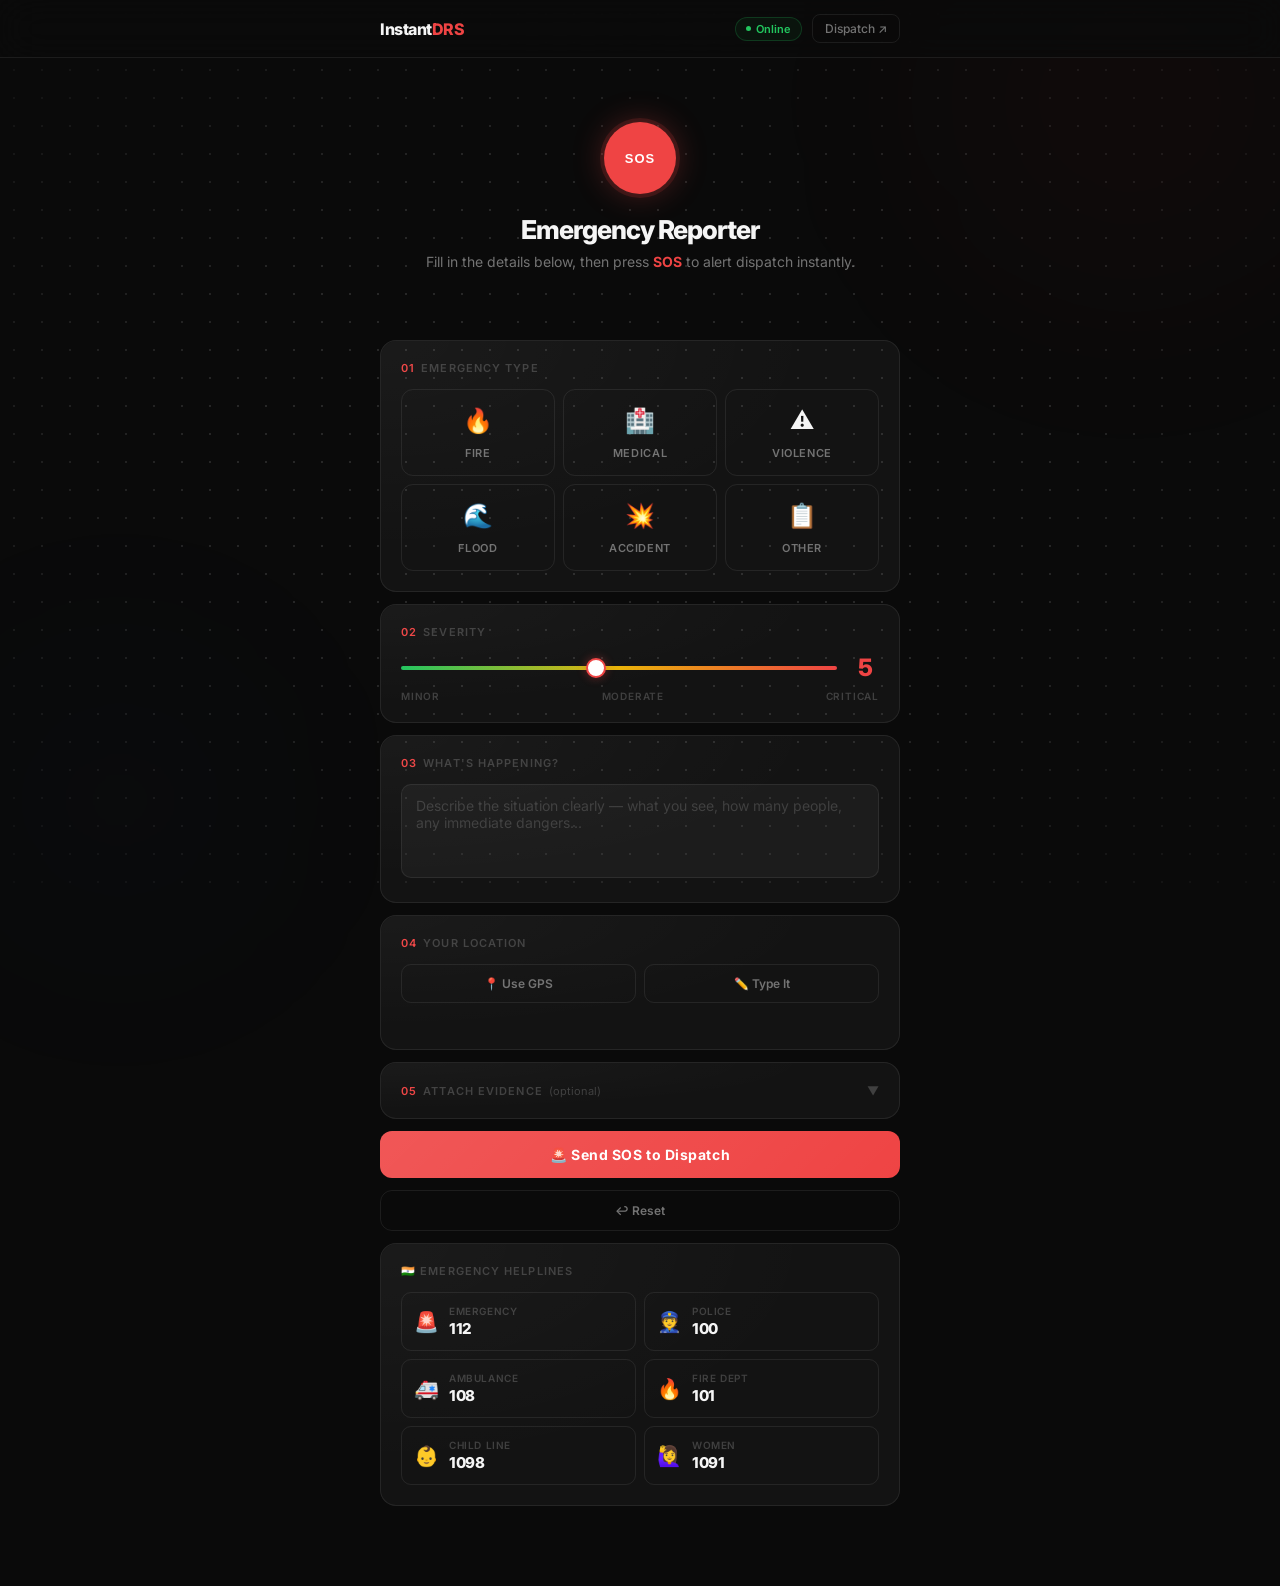
<file: templates/index.html>
<!DOCTYPE html>
<html lang="en">
<head>
    <meta charset="UTF-8">
    <meta name="viewport" content="width=device-width, initial-scale=1.0">
    <title>InstantDRS | Emergency Reporter</title>
    <link href="https://fonts.googleapis.com/css2?family=Inter:ital,opsz,wght@0,14..32,300;0,14..32,400;0,14..32,500;0,14..32,600;0,14..32,700;0,14..32,800;0,14..32,900;1,14..32,400&display=swap" rel="stylesheet">
    <link rel="manifest" href="/static/manifest.json">
    <meta name="theme-color" content="#0a0a0a">
    <style>
        *, *::before, *::after { box-sizing: border-box; margin: 0; padding: 0; }

        :root {
            --bg: #0a0a0a;
            --surface: rgba(255,255,255,0.04);
            --border: rgba(255,255,255,0.08);
            --border-hover: rgba(255,255,255,0.16);
            --text: #f5f5f5;
            --text-muted: #737373;
            --text-dim: #404040;
            --red: #ef4444;
            --red-glow: rgba(239,68,68,0.15);
            --blue: #3b82f6;
        }

        body {
            font-family: 'Inter', -apple-system, sans-serif;
            background: var(--bg);
            color: var(--text);
            min-height: 100vh;
            -webkit-font-smoothing: antialiased;
        }

        /* ─── DOTTED GRID BACKGROUND ─── */
        .dotted-bg {
            position: fixed;
            inset: 0;
            z-index: 0;
            background-image: radial-gradient(circle, rgba(255,255,255,0.12) 1px, transparent 1px);
            background-size: 28px 28px;
            mask-image: radial-gradient(ellipse 80% 80% at 50% 50%, black 40%, transparent 100%);
            -webkit-mask-image: radial-gradient(ellipse 80% 80% at 50% 50%, black 40%, transparent 100%);
            pointer-events: none;
        }

        /* ─── GLOW BLOBS ─── */
        .glow-blob {
            position: fixed; border-radius: 50%;
            filter: blur(120px); pointer-events: none; z-index: 0;
        }

        /* ─── HEADER ─── */
        header {
            position: sticky; top: 0; z-index: 100;
            border-bottom: 1px solid var(--border);
            background: rgba(10,10,10,0.8);
            backdrop-filter: blur(20px);
            -webkit-backdrop-filter: blur(20px);
        }
        .header-inner {
            max-width: 560px; margin: 0 auto;
            padding: 14px 20px;
            display: flex; justify-content: space-between; align-items: center;
        }
        .logo { font-size: 16px; font-weight: 800; letter-spacing: -0.03em; color: var(--text); }
        .logo span { color: var(--red); }
        .header-right { display: flex; align-items: center; gap: 10px; }
        .status-pill {
            display: flex; align-items: center; gap: 5px;
            font-size: 11px; font-weight: 600; color: #22c55e;
            padding: 4px 10px; border-radius: 99px;
            border: 1px solid rgba(34,197,94,0.2);
            background: rgba(34,197,94,0.06);
        }
        .status-pill .dot { width: 5px; height: 5px; border-radius: 50%; background: #22c55e; animation: blink 2s ease-in-out infinite; }
        @keyframes blink { 0%,100%{opacity:1} 50%{opacity:0.3} }
        .nav-link {
            font-size: 12px; font-weight: 500; color: var(--text-muted);
            text-decoration: none; padding: 6px 12px; border-radius: 8px;
            border: 1px solid var(--border); transition: all 0.15s;
        }
        .nav-link:hover { color: var(--text); border-color: var(--border-hover); background: var(--surface); }

        /* ─── MAIN LAYOUT ─── */
        main {
            position: relative; z-index: 1;
            max-width: 560px; margin: 0 auto;
            padding: 28px 20px 80px;
            display: flex; flex-direction: column; gap: 12px;
        }

        /* ─── HERO SOS AREA ─── */
        .sos-hero {
            text-align: center;
            padding: 36px 20px 28px;
        }
        .sos-btn-wrap {
            display: inline-flex; align-items: center; justify-content: center;
            position: relative; margin-bottom: 20px;
        }
        .sos-ring {
            position: absolute; border-radius: 50%;
            border: 1.5px solid rgba(239,68,68,0.4);
            animation: ring 2.5s ease-out infinite;
        }
        .sos-ring:nth-child(2) { animation-delay: 1.25s; }
        @keyframes ring {
            0% { width: 72px; height: 72px; opacity: 0.6; }
            100% { width: 140px; height: 140px; opacity: 0; }
        }
        #activate-sos {
            position: relative; z-index: 2;
            width: 72px; height: 72px; border-radius: 50%;
            background: var(--red);
            color: white; font-size: 13px; font-weight: 800; letter-spacing: 0.08em;
            border: none; cursor: pointer;
            box-shadow: 0 0 0 4px rgba(239,68,68,0.15), 0 0 32px rgba(239,68,68,0.3);
            transition: all 0.2s;
        }
        #activate-sos:hover { box-shadow: 0 0 0 6px rgba(239,68,68,0.2), 0 0 48px rgba(239,68,68,0.4); transform: scale(1.04); }
        #activate-sos:active { transform: scale(0.97); }
        #activate-sos:disabled { background: #262626; box-shadow: none; cursor: not-allowed; color: var(--text-muted); }
        .sos-hero h1 {
            font-size: 26px; font-weight: 800; letter-spacing: -0.04em;
            color: var(--text); margin-bottom: 6px;
        }
        .sos-hero p { font-size: 14px; color: var(--text-muted); font-weight: 400; line-height: 1.5; }
        #status-message {
            margin-top: 10px; font-size: 12px; font-weight: 600;
            color: var(--text-muted); letter-spacing: 0.03em; min-height: 18px;
        }

        /* ─── SECTION CARDS ─── */
        .card {
            background: var(--surface);
            border: 1px solid var(--border);
            border-radius: 16px;
            padding: 20px;
            transition: border-color 0.2s;
            position: relative;
            overflow: hidden;
        }
        .card::before {
            content: '';
            position: absolute; inset: 0; border-radius: inherit;
            background: radial-gradient(ellipse at top left, rgba(255,255,255,0.03), transparent 60%);
            pointer-events: none;
        }
        .card-label {
            font-size: 11px; font-weight: 600; letter-spacing: 0.1em;
            text-transform: uppercase; color: var(--text-dim);
            margin-bottom: 14px; display: flex; align-items: center; gap: 6px;
        }
        .card-label .accent { color: var(--red); }

        /* ─── TYPE CARDS ─── */
        .type-grid { display: grid; grid-template-columns: repeat(3, 1fr); gap: 8px; }
        .type-card {
            border: 1px solid var(--border);
            border-radius: 12px; padding: 16px 10px 14px;
            text-align: center; cursor: pointer;
            background: transparent;
            transition: all 0.15s; user-select: none;
        }
        .type-card:hover { border-color: var(--border-hover); background: rgba(255,255,255,0.03); }
        .type-card.selected {
            border-color: var(--red);
            background: rgba(239,68,68,0.08);
            box-shadow: 0 0 0 1px rgba(239,68,68,0.2);
        }
        .type-card .icon { font-size: 24px; margin-bottom: 6px; display: block; }
        .type-card .label {
            font-size: 11px; font-weight: 600; letter-spacing: 0.06em;
            text-transform: uppercase; color: var(--text-muted);
        }
        .type-card.selected .label { color: #fca5a5; }

        /* ─── SEVERITY SLIDER ─── */
        .slider-wrap { display: flex; align-items: center; gap: 14px; }
        #severity-slider {
            -webkit-appearance: none; appearance: none;
            flex: 1; height: 4px; border-radius: 99px;
            background: linear-gradient(to right, #22c55e 0%, #eab308 50%, #ef4444 100%);
            outline: none; cursor: pointer;
        }
        #severity-slider::-webkit-slider-thumb {
            -webkit-appearance: none; width: 20px; height: 20px; border-radius: 50%;
            background: white; border: 2px solid var(--red);
            box-shadow: 0 0 10px rgba(239,68,68,0.4); cursor: pointer;
        }
        #severity-value { font-size: 24px; font-weight: 800; color: var(--red); width: 28px; text-align: center; }
        .slider-labels { display: flex; justify-content: space-between; font-size: 10px; font-weight: 600; letter-spacing: 0.08em; text-transform: uppercase; color: var(--text-dim); margin-top: 8px; }

        /* ─── FORM INPUTS ─── */
        .form-input {
            width: 100%;
            background: rgba(255,255,255,0.04);
            border: 1px solid var(--border);
            border-radius: 10px; padding: 12px 14px;
            color: var(--text); font-size: 14px; font-family: inherit;
            outline: none; transition: border-color 0.15s, background 0.15s;
            resize: none;
        }
        .form-input:focus { border-color: rgba(239,68,68,0.5); background: rgba(239,68,68,0.04); }
        .form-input::placeholder { color: var(--text-dim); }

        /* ─── LOCATION BUTTONS ─── */
        .loc-row { display: grid; grid-template-columns: 1fr 1fr; gap: 8px; margin-bottom: 10px; }
        .loc-btn {
            padding: 11px; border-radius: 10px; font-size: 12px; font-weight: 600;
            border: 1px solid var(--border); background: transparent;
            color: var(--text-muted); cursor: pointer; transition: all 0.15s;
            font-family: inherit;
        }
        .loc-btn:hover { border-color: var(--border-hover); color: var(--text); background: var(--surface); }
        .loc-btn.active { border-color: var(--red); color: #fca5a5; background: rgba(239,68,68,0.08); }
        #gps-status { font-size: 12px; font-weight: 600; color: var(--text-muted); min-height: 16px; }
        #map-container { width: 100%; height: 140px; border-radius: 10px; overflow: hidden; margin-top: 10px; border: 1px solid var(--border); display: none; }

        /* ─── EVIDENCE / MEDIA ─── */
        .media-toggle-row {
            display: flex; justify-content: space-between; align-items: center;
            cursor: pointer; user-select: none;
        }
        .media-toggle-row .chevron { font-size: 12px; color: var(--text-dim); transition: transform 0.25s; }
        #media-controls { margin-top: 16px; display: none; flex-direction: column; gap: 12px; }
        .camera-box { border-radius: 10px; overflow: hidden; background: #111; aspect-ratio: 16/9; position: relative; }
        #camera-stream { width: 100%; height: 100%; object-fit: cover; }
        #recording-indicator {
            display: none; position: absolute; top: 10px; right: 10px;
            align-items: center; gap: 5px; padding: 4px 10px;
            background: var(--red); border-radius: 99px;
        }
        #recording-indicator .rdot { width: 5px; height: 5px; border-radius: 50%; background: white; animation: blink 0.8s ease-in-out infinite; }
        #recording-indicator span { font-size: 10px; font-weight: 700; color: white; letter-spacing: 0.1em; }
        .media-grid { display: grid; grid-template-columns: 1fr 1fr; gap: 8px; }
        .media-btn {
            padding: 11px; border-radius: 10px; font-size: 12px; font-weight: 600;
            border: 1px solid var(--border); background: transparent;
            color: var(--text-muted); cursor: pointer; transition: all 0.15s;
            font-family: inherit; text-align: center;
        }
        .media-btn:hover { border-color: var(--border-hover); color: var(--text); background: var(--surface); }
        .media-btn.recording { border-color: var(--red); color: #fca5a5; animation: rec-pulse 1s ease-in-out infinite; }
        @keyframes rec-pulse { 0%,100%{background:rgba(239,68,68,0.08)} 50%{background:rgba(239,68,68,0.04)} }
        #evidence-preview { display: none; flex-direction: column; gap: 8px; }
        #preview-img, #preview-video, #preview-audio { width: 100%; border-radius: 10px; border: 1px solid var(--border); }

        /* ─── SUBMIT BUTTON ─── */
        .submit-btn {
            width: 100%; padding: 15px;
            background: var(--red); color: white;
            font-size: 14px; font-weight: 700; letter-spacing: 0.04em;
            border: none; border-radius: 12px; cursor: pointer;
            font-family: inherit; transition: all 0.2s;
            box-shadow: 0 0 0 0 rgba(239,68,68,0.3);
            position: relative; overflow: hidden;
        }
        .submit-btn::before {
            content: '';
            position: absolute; inset: 0;
            background: linear-gradient(135deg, rgba(255,255,255,0.1), transparent);
        }
        .submit-btn:hover { box-shadow: 0 0 32px rgba(239,68,68,0.4); transform: translateY(-1px); }
        .submit-btn:active { transform: translateY(0); }
        .submit-btn:disabled { background: #262626; box-shadow: none; cursor: not-allowed; transform: none; color: var(--text-muted); }

        .reset-btn {
            width: 100%; padding: 12px;
            background: transparent; color: var(--text-muted);
            font-size: 12px; font-weight: 600;
            border: 1px solid var(--border); border-radius: 12px;
            cursor: pointer; font-family: inherit; transition: all 0.15s;
        }
        .reset-btn:hover { border-color: var(--border-hover); color: var(--text); background: var(--surface); }

        /* ─── HELPLINES ─── */
        .helplines-grid { display: grid; grid-template-columns: 1fr 1fr; gap: 8px; }
        .helpline-chip {
            display: flex; align-items: center; gap: 10px; padding: 12px;
            border: 1px solid var(--border); border-radius: 10px;
            text-decoration: none; transition: all 0.15s;
            background: transparent;
        }
        .helpline-chip:hover { border-color: var(--border-hover); background: var(--surface); }
        .helpline-chip .chip-icon { font-size: 20px; flex-shrink: 0; }
        .helpline-chip .chip-label { font-size: 10px; font-weight: 600; letter-spacing: 0.06em; text-transform: uppercase; color: var(--text-dim); margin-bottom: 2px; }
        .helpline-chip .chip-num { font-size: 15px; font-weight: 800; color: var(--text); letter-spacing: -0.02em; }

        /* ─── TOAST ─── */
        #toast-container { position: fixed; bottom: 20px; right: 20px; z-index: 500; display: flex; flex-direction: column; gap: 8px; pointer-events: none; }
        .toast {
            padding: 12px 16px; border-radius: 10px; font-size: 13px; font-weight: 600;
            backdrop-filter: blur(20px); pointer-events: none;
            transform: translateY(10px); opacity: 0; transition: all 0.3s;
            max-width: 320px; border: 1px solid;
        }
        .toast.show { transform: translateY(0); opacity: 1; }

        /* ─── SPINNER ─── */
        .spinner { width: 16px; height: 16px; border: 2px solid rgba(255,255,255,0.3); border-top-color: white; border-radius: 50%; animation: spin 0.8s linear infinite; display: inline-block; }
        @keyframes spin { to { transform: rotate(360deg); } }
    </style>
</head>

<body>
    <!-- Dotted grid -->
    <div class="dotted-bg"></div>

    <!-- Glow blobs -->
    <div class="glow-blob" style="width:500px;height:500px;top:-150px;right:-100px;background:radial-gradient(circle,rgba(239,68,68,0.08),transparent);opacity:0.6"></div>
    <div class="glow-blob" style="width:400px;height:400px;bottom:-100px;left:-80px;background:radial-gradient(circle,rgba(59,130,246,0.06),transparent);opacity:0.5"></div>

    <!-- Toast container -->
    <div id="toast-container"></div>

    <!-- Header -->
    <header>
        <div class="header-inner">
            <div class="logo">Instant<span>DRS</span></div>
            <div class="header-right">
                <div class="status-pill"><span class="dot"></span><span id="online-status">Online</span></div>
                <a href="/authority" class="nav-link">Dispatch ↗</a>
            </div>
        </div>
    </header>

    <main>
        <!-- Hero SOS -->
        <div class="sos-hero">
            <div class="sos-btn-wrap">
                <div class="sos-ring"></div>
                <div class="sos-ring"></div>
                <button id="activate-sos">SOS</button>
            </div>
            <h1>Emergency Reporter</h1>
            <p>Fill in the details below, then press <strong style="color:var(--red)">SOS</strong> to alert dispatch instantly.</p>
            <div id="status-message"></div>
        </div>

        <!-- Emergency Type -->
        <div class="card">
            <div class="card-label"><span class="accent">01</span> Emergency Type</div>
            <div class="type-grid" id="type-grid">
                <div class="type-card" data-type="Fire"><span class="icon">🔥</span><span class="label">Fire</span></div>
                <div class="type-card" data-type="Medical"><span class="icon">🏥</span><span class="label">Medical</span></div>
                <div class="type-card" data-type="Violence"><span class="icon">⚠️</span><span class="label">Violence</span></div>
                <div class="type-card" data-type="Flood"><span class="icon">🌊</span><span class="label">Flood</span></div>
                <div class="type-card" data-type="Accident"><span class="icon">💥</span><span class="label">Accident</span></div>
                <div class="type-card" data-type="Other"><span class="icon">📋</span><span class="label">Other</span></div>
            </div>
        </div>

        <!-- Severity -->
        <div class="card">
            <div class="card-label"><span class="accent">02</span> Severity</div>
            <div class="slider-wrap">
                <input id="severity-slider" type="range" min="1" max="10" value="5" />
                <span id="severity-value">5</span>
            </div>
            <div class="slider-labels"><span>Minor</span><span>Moderate</span><span>Critical</span></div>
        </div>

        <!-- Description -->
        <div class="card">
            <div class="card-label"><span class="accent">03</span> What's Happening?</div>
            <textarea id="emergency-text" class="form-input" rows="4"
                placeholder="Describe the situation clearly — what you see, how many people, any immediate dangers..."></textarea>
        </div>

        <!-- Location -->
        <div class="card">
            <div class="card-label"><span class="accent">04</span> Your Location</div>
            <div class="loc-row">
                <button id="gps-btn" class="loc-btn">📍 Use GPS</button>
                <button id="manual-loc-btn" class="loc-btn">✏️ Type It</button>
            </div>
            <input id="location-input" type="text" class="form-input" style="display:none"
                placeholder="e.g. MG Road, Near City Mall, Bangalore" />
            <div id="gps-status"></div>
            <div id="map-container"></div>
        </div>

        <!-- Evidence -->
        <div class="card">
            <div class="media-toggle-row" id="media-toggle">
                <div class="card-label" style="margin-bottom:0"><span class="accent">05</span> Attach Evidence <span style="color:var(--text-dim);text-transform:none;letter-spacing:0;font-weight:400">(optional)</span></div>
                <span class="chevron" id="chevron">▼</span>
            </div>
            <div id="media-controls">
                <div class="camera-box">
                    <video id="camera-stream" autoplay playsinline muted></video>
                    <div id="recording-indicator">
                        <span class="rdot"></span>
                        <span>REC</span>
                    </div>
                </div>
                <div class="media-grid">
                    <button id="proof-btn" class="media-btn">📸 Photo</button>
                    <button id="video-rec-btn" class="media-btn">📹 Video</button>
                    <button id="voice-rec-btn" class="media-btn">🎤 Voice</button>
                    <label class="media-btn">📁 Upload<input type="file" id="file-upload" accept="image/*,video/*,audio/*" style="display:none"/></label>
                </div>
                <div id="evidence-preview">
                    <div id="image-preview" style="display:none"><img id="preview-img" /></div>
                    <div id="video-preview" style="display:none"><video id="preview-video" controls></video></div>
                    <div id="audio-preview" style="display:none"><audio id="preview-audio" controls style="width:100%"></audio></div>
                </div>
            </div>
        </div>

        <!-- Submit -->
        <button class="submit-btn" id="submit-btn">🚨 Send SOS to Dispatch</button>
        <button class="reset-btn" id="reset-form">↩ Reset</button>

        <!-- Helplines -->
        <div class="card">
            <div class="card-label">🇮🇳 Emergency Helplines</div>
            <div class="helplines-grid">
                <a href="tel:112" class="helpline-chip"><span class="chip-icon">🚨</span><div><div class="chip-label">Emergency</div><div class="chip-num">112</div></div></a>
                <a href="tel:100" class="helpline-chip"><span class="chip-icon">👮</span><div><div class="chip-label">Police</div><div class="chip-num">100</div></div></a>
                <a href="tel:108" class="helpline-chip"><span class="chip-icon">🚑</span><div><div class="chip-label">Ambulance</div><div class="chip-num">108</div></div></a>
                <a href="tel:101" class="helpline-chip"><span class="chip-icon">🔥</span><div><div class="chip-label">Fire Dept</div><div class="chip-num">101</div></div></a>
                <a href="tel:1098" class="helpline-chip"><span class="chip-icon">👶</span><div><div class="chip-label">Child Line</div><div class="chip-num">1098</div></div></a>
                <a href="tel:1091" class="helpline-chip"><span class="chip-icon">🙋‍♀️</span><div><div class="chip-label">Women</div><div class="chip-num">1091</div></div></a>
            </div>
        </div>
    </main>

    <canvas id="capture-canvas" style="display:none"></canvas>

    <script>
        // ─── DOM REFS ───
        const activateBtn = document.getElementById('activate-sos');
        const submitBtn = document.getElementById('submit-btn');
        const emergencyText = document.getElementById('emergency-text');
        const statusMsg = document.getElementById('status-message');
        const gpsBtn = document.getElementById('gps-btn');
        const manualLocBtn = document.getElementById('manual-loc-btn');
        const locationInput = document.getElementById('location-input');
        const gpsStatus = document.getElementById('gps-status');
        const video = document.getElementById('camera-stream');
        const canvas = document.getElementById('capture-canvas');
        const proofBtn = document.getElementById('proof-btn');
        const videoRecBtn = document.getElementById('video-rec-btn');
        const voiceRecBtn = document.getElementById('voice-rec-btn');
        const recordingIndicator = document.getElementById('recording-indicator');
        const fileUpload = document.getElementById('file-upload');
        const resetBtn = document.getElementById('reset-form');

        // ─── STATE ───
        let selectedType = '', selectedSeverity = 5;
        let locationData = { lat: 0, lng: 0, text: '' };
        let currentImageB64 = null, currentVideoB64 = null, currentAudioB64 = null;
        let mediaStream = null, mediaRecorder = null, chunks = [];
        let isRecordingVideo = false, isRecordingVoice = false;

        // ─── TOAST ───
        function showToast(msg, type = 'info') {
            const t = document.createElement('div');
            t.className = 'toast';
            const colors = {
                error: 'background:rgba(30,10,10,0.9);border-color:rgba(239,68,68,0.3);color:#fca5a5',
                success: 'background:rgba(10,30,10,0.9);border-color:rgba(34,197,94,0.3);color:#86efac',
                info: 'background:rgba(15,15,15,0.9);border-color:rgba(255,255,255,0.1);color:#d4d4d4'
            };
            t.setAttribute('style', `${colors[type] || colors.info};padding:12px 16px;border-radius:10px;font-size:13px;font-weight:600;backdrop-filter:blur(20px);transform:translateY(10px);opacity:0;transition:all 0.3s;border:1px solid;`);
            t.textContent = msg;
            document.getElementById('toast-container').appendChild(t);
            requestAnimationFrame(() => requestAnimationFrame(() => { t.style.transform='translateY(0)'; t.style.opacity='1'; }));
            setTimeout(() => { t.style.opacity='0'; t.style.transform='translateY(8px)'; setTimeout(()=>t.remove(), 300); }, 3500);
        }

        // ─── SEVERITY ───
        document.getElementById('severity-slider').addEventListener('input', e => {
            selectedSeverity = parseInt(e.target.value);
            const v = document.getElementById('severity-value');
            v.textContent = selectedSeverity;
            v.style.color = selectedSeverity <= 3 ? '#22c55e' : selectedSeverity <= 6 ? '#eab308' : selectedSeverity <= 8 ? '#f97316' : '#ef4444';
        });

        // ─── TYPE SELECT ───
        document.querySelectorAll('.type-card').forEach(c => {
            c.addEventListener('click', () => {
                document.querySelectorAll('.type-card').forEach(x => x.classList.remove('selected'));
                if (selectedType === c.dataset.type) { selectedType = ''; }
                else { c.classList.add('selected'); selectedType = c.dataset.type; }
            });
        });

        // ─── GPS ───
        gpsBtn.addEventListener('click', () => {
            gpsStatus.textContent = 'Acquiring GPS...';
            gpsStatus.style.color = 'var(--text-muted)';
            gpsBtn.classList.add('active'); manualLocBtn.classList.remove('active');
            locationInput.style.display = 'none';
            navigator.geolocation.getCurrentPosition(
                pos => {
                    locationData.lat = pos.coords.latitude;
                    locationData.lng = pos.coords.longitude;
                    gpsStatus.textContent = `✓ GPS Locked: ${pos.coords.latitude.toFixed(5)}, ${pos.coords.longitude.toFixed(5)}`;
                    gpsStatus.style.color = '#22c55e';
                    const mc = document.getElementById('map-container');
                    mc.innerHTML = `<iframe width="100%" height="100%" frameborder="0" src="https://www.openstreetmap.org/export/embed.html?bbox=${pos.coords.longitude-0.005},${pos.coords.latitude-0.005},${pos.coords.longitude+0.005},${pos.coords.latitude+0.005}&layer=mapnik&marker=${pos.coords.latitude},${pos.coords.longitude}" style="filter:invert(0.9) hue-rotate(180deg);border-radius:10px"></iframe>`;
                    mc.style.display = 'block';
                },
                () => { gpsStatus.textContent = 'GPS failed — type location manually'; gpsStatus.style.color = '#ef4444'; }
            );
        });

        manualLocBtn.addEventListener('click', () => {
            locationInput.style.display = 'block'; locationInput.focus();
            manualLocBtn.classList.add('active'); gpsBtn.classList.remove('active');
            gpsStatus.textContent = '';
            document.getElementById('map-container').style.display = 'none';
        });
        locationInput.addEventListener('input', () => { locationData.text = locationInput.value; });

        // ─── MEDIA TOGGLE ───
        document.getElementById('media-toggle').addEventListener('click', async () => {
            const mc = document.getElementById('media-controls');
            const open = mc.style.display === 'flex';
            mc.style.display = open ? 'none' : 'flex';
            document.getElementById('chevron').style.transform = open ? 'rotate(0deg)' : 'rotate(180deg)';
            if (!open && !mediaStream) {
                try {
                    mediaStream = await navigator.mediaDevices.getUserMedia({ video: { facingMode: 'environment' }, audio: false });
                    video.srcObject = mediaStream;
                    video.onloadedmetadata = () => video.play();
                } catch (e) { showToast('Camera access denied.', 'error'); }
            }
        });

        // ─── RECORDING ───
        async function startRecording(mode) {
            chunks = [];
            const stream = mode === 'video' ? mediaStream : await navigator.mediaDevices.getUserMedia({ audio: true });
            mediaRecorder = new MediaRecorder(stream);
            mediaRecorder.ondataavailable = e => chunks.push(e.data);
            mediaRecorder.onstop = () => {
                const blob = new Blob(chunks, { type: mode === 'video' ? 'video/mp4' : 'audio/webm' });
                const reader = new FileReader();
                reader.onloadend = () => {
                    const b64 = reader.result.split(',')[1];
                    const ep = document.getElementById('evidence-preview');
                    ep.style.display = 'flex';
                    if (mode === 'video') {
                        currentVideoB64 = b64;
                        document.getElementById('preview-video').src = URL.createObjectURL(blob);
                        document.getElementById('video-preview').style.display = 'block';
                        statusMsg.textContent = 'Video captured ✓';
                    } else {
                        currentAudioB64 = b64;
                        document.getElementById('preview-audio').src = URL.createObjectURL(blob);
                        document.getElementById('audio-preview').style.display = 'block';
                        statusMsg.textContent = 'Voice note captured ✓';
                    }
                };
                reader.readAsDataURL(blob);
            };
            mediaRecorder.start();
        }

        proofBtn.addEventListener('click', () => {
            if (!mediaStream) return;
            const ctx = canvas.getContext('2d');
            canvas.width = video.videoWidth; canvas.height = video.videoHeight;
            ctx.drawImage(video, 0, 0);
            const dataUrl = canvas.toDataURL('image/jpeg', 0.85);
            currentImageB64 = dataUrl.split(',')[1];
            document.getElementById('preview-img').src = dataUrl;
            document.getElementById('image-preview').style.display = 'block';
            document.getElementById('evidence-preview').style.display = 'flex';
            statusMsg.textContent = 'Photo captured ✓';
        });

        videoRecBtn.addEventListener('click', () => {
            if (!isRecordingVideo) {
                if (!mediaStream) return;
                startRecording('video'); isRecordingVideo = true;
                videoRecBtn.textContent = '⏹ Stop'; videoRecBtn.classList.add('recording');
                recordingIndicator.style.display = 'flex';
            } else {
                mediaRecorder.stop(); isRecordingVideo = false;
                videoRecBtn.textContent = '📹 Video'; videoRecBtn.classList.remove('recording');
                recordingIndicator.style.display = 'none';
            }
        });

        voiceRecBtn.addEventListener('click', async () => {
            if (!isRecordingVoice) {
                await startRecording('voice'); isRecordingVoice = true;
                voiceRecBtn.textContent = '⏹ Stop'; voiceRecBtn.classList.add('recording');
            } else {
                mediaRecorder.stop(); isRecordingVoice = false;
                voiceRecBtn.textContent = '🎤 Voice'; voiceRecBtn.classList.remove('recording');
            }
        });

        fileUpload.addEventListener('change', e => {
            const file = e.target.files[0]; if (!file) return;
            const reader = new FileReader();
            reader.onload = ev => {
                const b64 = ev.target.result.split(',')[1];
                const ep = document.getElementById('evidence-preview'); ep.style.display = 'flex';
                if (file.type.startsWith('image/')) { currentImageB64 = b64; document.getElementById('preview-img').src = ev.target.result; document.getElementById('image-preview').style.display='block'; }
                else if (file.type.startsWith('video/')) { currentVideoB64 = b64; document.getElementById('preview-video').src = ev.target.result; document.getElementById('video-preview').style.display='block'; }
                else if (file.type.startsWith('audio/')) { currentAudioB64 = b64; document.getElementById('preview-audio').src = ev.target.result; document.getElementById('audio-preview').style.display='block'; }
                statusMsg.textContent = 'File uploaded ✓';
            };
            reader.readAsDataURL(file);
        });

        // ─── RESET ───
        resetBtn.addEventListener('click', () => {
            emergencyText.value = ''; locationInput.value = '';
            locationData = { lat: 0, lng: 0, text: '' };
            currentImageB64 = currentVideoB64 = currentAudioB64 = null; selectedType = '';
            document.querySelectorAll('.type-card').forEach(c => c.classList.remove('selected'));
            ['image-preview','video-preview','audio-preview'].forEach(id => document.getElementById(id).style.display='none');
            document.getElementById('evidence-preview').style.display = 'none';
            gpsStatus.textContent = ''; gpsStatus.style.color = '';
            document.getElementById('map-container').style.display = 'none';
            document.getElementById('map-container').innerHTML = '';
            locationInput.style.display = 'none';
            gpsBtn.classList.remove('active'); manualLocBtn.classList.remove('active');
            statusMsg.textContent = 'Form reset.';
        });

        // ─── SUBMIT ───
        async function doSubmit() {
            if (submitBtn.disabled) return;
            if (!selectedType) { showToast('Select an emergency type', 'error'); return; }
            const text = emergencyText.value.trim();
            if (!text) { showToast('Describe what is happening', 'error'); return; }
            if (!locationData.lat && !locationData.lng && !locationData.text) {
                showToast('Provide your location', 'error'); return;
            }

            submitBtn.disabled = true; activateBtn.disabled = true;
            activateBtn.textContent = '...';
            submitBtn.innerHTML = `<span class="spinner"></span> Sending to Dispatch...`;
            statusMsg.textContent = 'Analyzing and transmitting...';

            const payload = {
                text, emergency_type: selectedType, severity: selectedSeverity,
                image_b64: currentImageB64, video_b64: currentVideoB64, audio_b64: currentAudioB64,
                lat: locationData.lat, lng: locationData.lng,
                location_text: locationData.text || (locationData.lat ? `${locationData.lat}, ${locationData.lng}` : ''),
                time: Math.floor(Date.now() / 1000)
            };

            try {
                const ctrl = new AbortController();
                const t = setTimeout(() => ctrl.abort(), 60000);
                const res = await fetch('/triage', {
                    method: 'POST', headers: { 'Content-Type': 'application/json' },
                    body: JSON.stringify(payload), signal: ctrl.signal
                });
                clearTimeout(t);
                if (res.ok) {
                    sessionStorage.setItem('triage_result', JSON.stringify(await res.json()));
                    window.location.href = '/submitted.html';
                } else { throw new Error('Server error: ' + res.status); }
            } catch (e) {
                showToast('Connection failed. Saved locally.', 'error');
                statusMsg.textContent = 'Offline — saved locally';
                try {
                    const r = indexedDB.open('InstantDRSVault', 1);
                    r.onupgradeneeded = e => e.target.result.createObjectStore('sos', { autoIncrement: true });
                    r.onsuccess = e => e.target.result.transaction('sos','readwrite').objectStore('sos').add(payload);
                } catch (_) {}
                submitBtn.disabled = false; activateBtn.disabled = false;
                activateBtn.textContent = 'SOS';
                submitBtn.textContent = '🚨 Retry';
            }
        }

        activateBtn.addEventListener('click', doSubmit);
        submitBtn.addEventListener('click', doSubmit);

        // ─── ONLINE STATUS ───
        window.addEventListener('offline', () => {
            const s = document.getElementById('online-status');
            s.textContent = 'Offline'; s.style.color = '#f59e0b';
        });
        window.addEventListener('online', () => {
            const s = document.getElementById('online-status');
            s.textContent = 'Online'; s.style.color = '#22c55e';
            drainVault();
        });

        async function drainVault() {
            try {
                const r = indexedDB.open('InstantDRSVault', 1);
                r.onupgradeneeded = e => e.target.result.createObjectStore('sos', { autoIncrement: true });
                r.onsuccess = async e => {
                    const db = e.target.result;
                    const all = db.transaction('sos','readwrite').objectStore('sos').getAll();
                    all.onsuccess = async () => {
                        if (!all.result.length) return;
                        for (const p of all.result) {
                            try { await fetch('/triage', { method:'POST', headers:{'Content-Type':'application/json'}, body: JSON.stringify(p) }); }
                            catch (_) { return; }
                        }
                        db.transaction('sos','readwrite').objectStore('sos').clear();
                    };
                };
            } catch (_) {}
        }

        drainVault();
        if ('serviceWorker' in navigator) navigator.serviceWorker.register('/static/js/service-worker.js');
    </script>
</body>
</html>
</file>
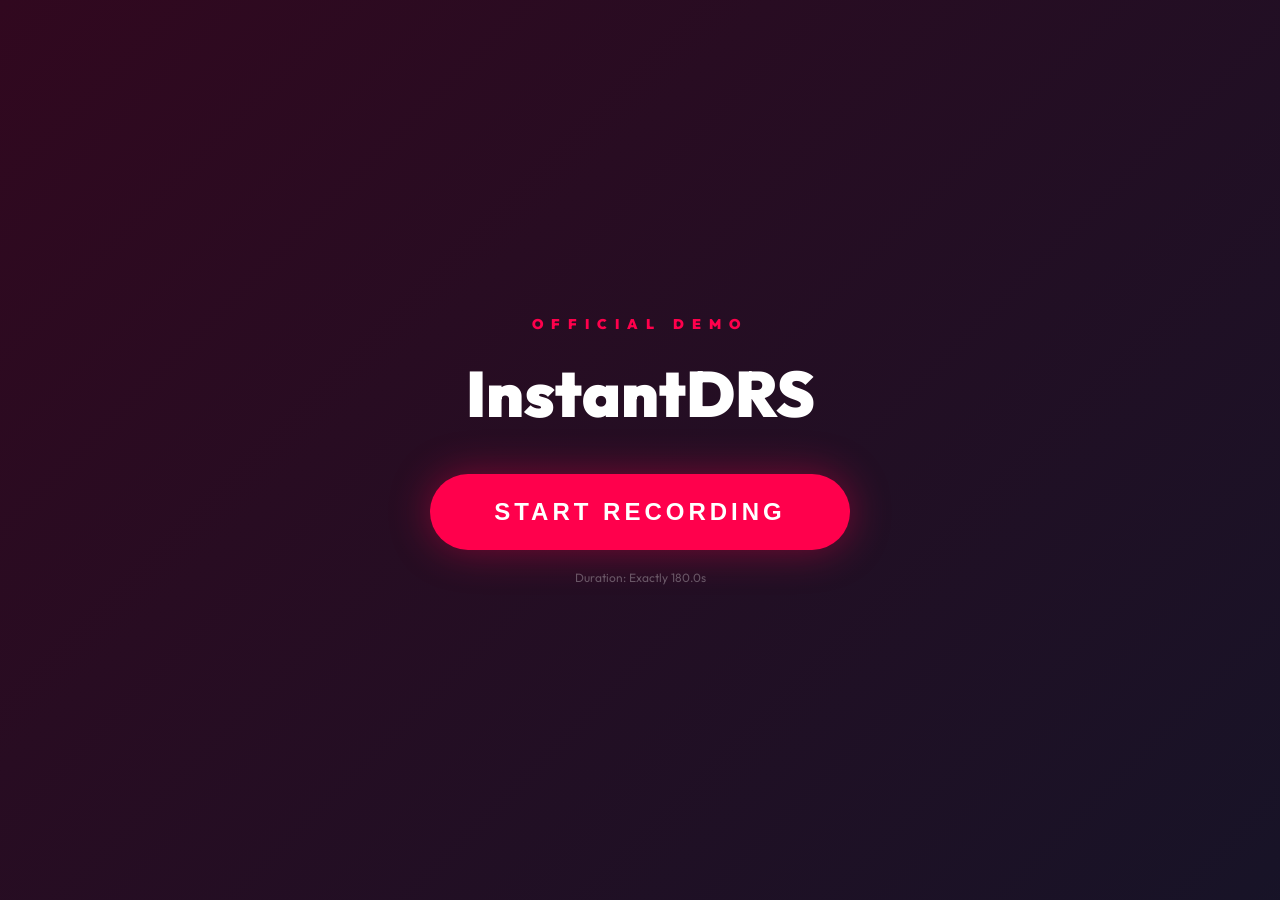
<file: templates/demo_conductor.html>
<!DOCTYPE html>
<html lang="en">
<head>
<meta charset="UTF-8">
<title>InstantDRS — Official 3-Minute Presentation</title>
<link rel="preconnect" href="https://fonts.googleapis.com">
<link rel="preconnect" href="https://fonts.gstatic.com" crossorigin>
<link href="https://fonts.googleapis.com/css2?family=Outfit:wght@300;400;600;900&family=JetBrains+Mono:wght@500&display=swap" rel="stylesheet">
<style>
  :root {
    --accent: #ff004c;
    --accent-glow: rgba(255, 0, 76, 0.4);
    --bg: #02040a;
    --panel: rgba(13, 17, 23, 0.8);
  }
  * { margin:0; padding:0; box-sizing:border-box; -webkit-font-smoothing: antialiased; }
  body { 
    background: var(--bg); 
    color: #fff;
    font-family: 'Outfit', sans-serif;
    overflow: hidden; 
    width: 1280px; 
    height: 720px;
    display: flex;
    align-items: center;
    justify-content: center;
  }
  #stage { 
    position: relative; 
    width: 1280px; 
    height: 720px; 
    background: linear-gradient(-45deg, #02040a, #1a1a2e, #0f172a, #31081f);
    background-size: 400% 400%;
    animation: gradientBG 15s ease infinite;
    overflow: hidden;
    box-shadow: 0 0 100px rgba(0,0,0,1);
  }
  @keyframes gradientBG {
    0% { background-position: 0% 50%; }
    50% { background-position: 100% 50%; }
    100% { background-position: 0% 50%; }
  }
  
  #site-frame { 
    position: absolute; 
    inset: 0; 
    width: 100%; 
    height: 100%; 
    border: none; 
    display: none;
    background: #000;
  }

  /* Overlay System */
  .overlay-layer { 
    position: absolute; 
    inset: 0; 
    pointer-events: none; 
    z-index: 100;
  }

  /* Cinematic Transitions */
  .scene { 
    position: absolute; 
    inset: 0; 
    display: flex; 
    flex-direction: column; 
    align-items: center; 
    justify-content: center; 
    opacity: 0; 
    transition: opacity 0.8s cubic-bezier(0.4, 0, 0.2, 1), transform 1.2s cubic-bezier(0.4, 0, 0.2, 1);
    transform: scale(1.05);
    background: #000;
  }
  .scene.active { 
    opacity: 1; 
    transform: scale(1);
    pointer-events: auto; 
  }

  #start-screen {
    position: absolute;
    inset: 0;
    background: linear-gradient(-45deg, #02040a, #1a1a2e, #0f172a, #31081f);
    background-size: 400% 400%;
    animation: gradientBG 15s ease infinite;
    z-index: 999;
    display: flex;
    flex-direction: column;
    align-items: center;
    justify-content: center;
    transition: opacity 1s ease;
  }
  #btn-start {
    padding: 24px 64px;
    background: var(--accent);
    color: #fff;
    border: none;
    border-radius: 100px;
    font-size: 24px;
    font-weight: 900;
    letter-spacing: 4px;
    cursor: pointer;
    box-shadow: 0 0 40px var(--accent-glow);
    transition: all 0.3s ease;
    text-transform: uppercase;
  }
  #btn-start:hover { transform: scale(1.05); box-shadow: 0 0 60px var(--accent); }

  /* Scenes Styling */
  .glitch-text { font-weight: 900; font-size: 84px; letter-spacing: -4px; position: relative; }
  .glitch-text span { color: var(--accent); text-shadow: 0 0 30px var(--accent-glow); }
  
  .stat-card {
    background: var(--panel);
    border: 1px solid rgba(255,255,255,0.1);
    border-radius: 24px;
    padding: 40px;
    text-align: center;
    backdrop-filter: blur(20px);
    width: 280px;
  }
  .stat-num { font-size: 64px; font-weight: 900; color: var(--accent); line-height: 1; }
  .stat-label { font-size: 14px; text-transform: uppercase; letter-spacing: 2px; color: rgba(255,255,255,0.5); margin-top: 12px; }

  /* Subtitles */
  #subtitle-bar {
    position: absolute;
    bottom: 40px;
    left: 50%;
    transform: translateX(-50%);
    width: 900px;
    background: rgba(0, 0, 0, 0.85);
    backdrop-filter: blur(10px);
    border: 1px solid rgba(255,255,255,0.1);
    border-radius: 16px;
    padding: 16px 32px;
    font-size: 18px;
    line-height: 1.5;
    text-align: center;
    color: #fff;
    z-index: 200;
    opacity: 0;
    transition: opacity 0.3s ease;
  }

  /* Progress */
  #timeline-container {
    position: absolute;
    bottom: 0;
    left: 0;
    right: 0;
    height: 6px;
    background: rgba(255,255,255,0.05);
    z-index: 300;
  }
  #timeline-fill {
    height: 100%;
    width: 0%;
    background: linear-gradient(90deg, #ff004c, #ff7b00);
    box-shadow: 0 0 15px var(--accent);
  }
  #timer-display {
    position: absolute;
    top: 24px;
    right: 32px;
    font-family: 'JetBrains Mono', monospace;
    font-size: 16px;
    color: rgba(255,255,255,0.4);
    letter-spacing: 2px;
    z-index: 300;
  }

  /* Tech Badges */
  .badge-row { display: flex; gap: 12px; margin-top: 40px; }
  .badge { 
    padding: 8px 20px; 
    background: rgba(255,255,255,0.05); 
    border: 1px solid rgba(255,255,255,0.1); 
    border-radius: 100px; 
    font-size: 13px; 
    font-weight: 600; 
    color: rgba(255,255,255,0.7); 
  }

  /* Annotation */
  .annot {
    position: absolute;
    background: var(--accent);
    color: #fff;
    padding: 10px 20px;
    border-radius: 12px;
    font-weight: 700;
    font-size: 14px;
    box-shadow: 0 10px 30px rgba(0,0,0,0.5);
    z-index: 150;
    animation: bounce-in 0.5s cubic-bezier(0.175, 0.885, 0.32, 1.275);
  }
  @keyframes bounce-in { from { transform: scale(0); opacity: 0; } to { transform: scale(1); opacity: 1; } }

</style>
</head>
<body>

<div id="start-screen">
  <div style="font-size:14px; color:var(--accent); letter-spacing:8px; margin-bottom:20px; text-transform:uppercase; font-weight:900">Official Demo</div>
  <h1 style="font-size:64px; margin-bottom:40px; font-weight:900">Instant<span>DRS</span></h1>
  <button id="btn-start" onclick="startDemo()">Start Recording</button>
  <p style="margin-top:20px; color:rgba(255,255,255,0.3); font-size:12px">Duration: Exactly 180.0s</p>
</div>

<div id="stage">
  <iframe id="site-frame" src="http://127.0.0.1:5000/"></iframe>
  
  <div class="overlay-layer">
    <!-- Scene 0: Hook -->
    <div class="scene" id="s0">
      <div style="font-size:18px; color:var(--accent); letter-spacing:10px; margin-bottom:16px; font-weight:900">2026 GOOGLE SOLUTION CHALLENGE</div>
      <h1 class="glitch-text">Instant<span>DRS</span></h1>
      <p style="font-size:24px; color:rgba(255,255,255,0.5); margin-top:10px; font-weight:300">Turning chaos into clarity — in milliseconds.</p>
    </div>

    <!-- Scene 1: Why? (Problem) -->
    <div class="scene" id="s1">
      <h2 style="font-size:42px; font-weight:900; margin-bottom:60px">The <span>Triage Lag</span> Crisis</h2>
      <div style="display:flex; gap:30px">
        <div class="stat-card"><div class="stat-num">11m</div><div class="stat-label">Avg Dispatch Delay</div></div>
        <div class="stat-card"><div class="stat-num">40%</div><div class="stat-label">Mis-Prioritized Calls</div></div>
        <div class="stat-card"><div class="stat-num">∞</div><div class="stat-label">Lives at Risk</div></div>
      </div>
    </div>

    <!-- Scene 2: What? (Solution) -->
    <div class="scene" id="s2">
      <h2 style="font-size:32px; color:rgba(255,255,255,0.4); margin-bottom:10px">Introducing</h2>
      <h1 style="font-size:72px; font-weight:900; margin-bottom:40px">Instant<span>DRS</span></h1>
      <div style="display:flex; gap:12px">
        <div class="badge" style="background:rgba(255,0,76,0.1); border-color:rgba(255,0,76,0.3); color:var(--accent)">🤖 Gemini 1.5 Flash</div>
        <div class="badge" style="background:rgba(255,0,76,0.1); border-color:rgba(255,0,76,0.3); color:var(--accent)">⚡ C++ Priority Engine</div>
        <div class="badge" style="background:rgba(255,0,76,0.1); border-color:rgba(255,0,76,0.3); color:var(--accent)">📡 Real-Time SSE</div>
      </div>
    </div>

    <!-- AI Analysis Display -->
    <div class="scene" id="s-ai" style="background: rgba(2,4,10,0.95)">
      <h2 style="color:var(--accent); font-size:32px; font-weight:900; margin-bottom:30px">🤖 Multimodal AI Analysis</h2>
      <pre style="font-family:'JetBrains Mono', monospace; font-size:16px; background:#0d1117; padding:40px; border-radius:24px; border:1px solid rgba(255,255,255,0.1); color:#86efac; line-height:1.8; width:800px">
{
  "severity": 9,
  "type": "Fire",
  "summary": "Multi-vehicle fire, fuel leak",
  "recommended": "2 Engines + 1 ALS",
  "reasoning": "Image confirms active flames."
}</pre>
    </div>

    <!-- C++ Engine Display -->
    <div class="scene" id="s-cpp" style="background: radial-gradient(circle at center, #1a1a2e 0%, #02040a 100%);">
      <h2 style="font-size:36px; font-weight:900; margin-bottom:40px">⚡ C++ Priority Engine</h2>
      <div style="font-family:'JetBrains Mono'; font-size:20px; color:#fff; display:flex; flex-direction:column; gap:10px">
        <div style="color:rgba(255,255,255,0.3)">// Priority Merge Sort O(N log N)</div>
        <div style="background:rgba(255,255,255,0.05); padding:20px; border-radius:12px; border:1px solid rgba(124,58,237,0.3)">
          [SEV 7] Accident -> [SEV 10] Violence -> [SEV 9] Fire
        </div>
        <div style="text-align:center; margin:10px 0; color:var(--accent)">RUNNING...</div>
        <div style="background:rgba(219,39,119,0.1); padding:20px; border-radius:12px; border:1px solid var(--accent)">
          [SEV 10] Violence -> [SEV 9] Fire -> [SEV 7] Accident
        </div>
        <div style="margin-top:20px; text-align:center; font-weight:900; font-size:14px; color:#a78bfa; letter-spacing:4px">SORT TIME: 0.8ms</div>
      </div>
    </div>

    <!-- End Scene -->
    <div class="scene" id="s8">
       <h1 style="font-size:84px; font-weight:900; margin-bottom:10px">Instant<span>DRS</span></h1>
       <p style="font-size:24px; font-weight:300; color:rgba(255,255,255,0.6); margin-bottom:60px">Built to save lives.</p>
       <div class="badge-row">
         <div class="badge">Google Solution Challenge 2026</div>
         <div class="badge">Gemini 1.5 Flash</div>
         <div class="badge">C++17</div>
         <div class="badge">Firebase</div>
       </div>
       <div id="finish-msg" style="margin-top:40px; font-size:14px; color:var(--accent); display:none; font-weight:900; letter-spacing:4px">PRESENTATION COMPLETE</div>
    </div>
  </div>

  <div id="ann-container" style="position:absolute; inset:0; pointer-events:none; z-index:150"></div>
  <div id="subtitle-bar"></div>
  <div id="timer-display">0:00 / 3:00</div>
  <div id="timeline-container"><div id="timeline-fill"></div></div>
</div>

<script>
const TOTAL = 180.0;
let startTime = 0;
let frameId = null;
const frame = document.getElementById('site-frame');
const subtitle = document.getElementById('subtitle-bar');
const progress = document.getElementById('timeline-fill');
const timer = document.getElementById('timer-display');
const annContainer = document.getElementById('ann-container');

function fmt(s){
  const m = Math.floor(s/60);
  const sec = Math.floor(s%60);
  return `${m}:${sec.toString().padStart(2,'0')}`;
}

function showScene(id){
  document.querySelectorAll('.scene').forEach(s => {
    s.classList.remove('active');
    s.style.display = 'none';
  });
  const el = document.getElementById(id);
  if(el) { el.style.display = 'flex'; setTimeout(()=>el.classList.add('active'), 50); }
}

function showSite(url, show=true){
  frame.style.display = show ? 'block' : 'none';
  if(show && url && !frame.src.includes(url)) frame.src = url;
}

function annotate(text, t, l, dur=4000){
  const div = document.createElement('div');
  div.className = 'annot';
  div.style.top = t+'px';
  div.style.left = l+'px';
  div.textContent = text;
  annContainer.appendChild(div);
  setTimeout(()=>div.remove(), dur);
}

function speak(text, duration=5){
  subtitle.textContent = text;
  subtitle.style.opacity = 1;
  const synth = window.speechSynthesis;
  synth.cancel();
  const ut = new SpeechSynthesisUtterance(text);
  ut.rate = 1.0;
  ut.pitch = 1.0;
  const voices = synth.getVoices();
  ut.voice = voices.find(v => v.name.includes('Google') || v.name.includes('Premium')) || voices[0];
  synth.speak(ut);
  setTimeout(() => { if(subtitle.textContent === text) subtitle.style.opacity = 0; }, duration * 1000);
}

const timeline = [
  [0.0, () => { showScene('s0'); showSite('', false); speak("Every second counts. In a medical emergency, the difference between life and death is how fast the right help arrives."); }],
  [12.0, () => { speak("Current systems suffer from Triage Lag — phone queues and manual logging that waste precious minutes."); }],
  [20.0, () => { showScene('s1'); speak("Studies show average dispatch delays of 4 to 11 minutes, with up to 40% of calls mis-prioritized. This is why we built InstantDRS."); }],
  [40.0, () => { showScene('s2'); speak("InstantDRS is an AI-powered emergency dispatch platform. It combines Google Gemini 1.5 Flash for triage, a C++ priority engine, and a real-time command center."); }],
  [55.0, () => { showSite('http://127.0.0.1:5000/'); showScene(''); speak("Citizens can report an emergency in under 30 seconds. They select the type, severity, and provide a description."); }],
  [65.0, () => { annotate("📍 Auto-GPS Lock", 400, 100); annotate("🔥 Instant Selection", 150, 200); speak("The interface is optimized for high-stress scenarios, capturing GPS coordinates and critical incident data instantly."); }],
  [75.0, () => { annotate("📸 Evidence Vault", 550, 400); speak("Reporters can attach photos, video, or voice notes — providing visual intelligence to dispatchers before units even deploy."); }],
  [85.0, () => { showSite('', false); showScene('s-ai'); speak("When SOS is pressed, Gemini 1.5 Flash analyzes the media and text, producing a clinical triage report with recommended units in seconds."); }],
  [110.0, () => { showScene('s-cpp'); speak("This data is piped into our C++ Priority Engine. It reorders the entire city's incident queue in under one millisecond using a custom merge-sort."); }],
  [130.0, () => { showSite('http://127.0.0.1:5000/demo-login'); showScene(''); speak("In the Command Center, dispatchers receive a live stream of sorted incidents via Server-Sent Events. The most critical cases are always on top."); }],
  [145.0, () => { annotate("🔴 Critical Priority", 180, 50); annotate("🚒 Dispatch Units", 350, 50); speak("Every incident card includes the AI summary, GPS mapping, and full media evidence for immediate action."); }],
  [165.0, () => { showSite('', false); showScene('s8'); speak("InstantDRS. Multimodal AI. Sub-millisecond sorting. Real-time intelligence. Built to save lives. Thank you."); }],
  [180.0, () => { 
    document.getElementById('finish-msg').style.display = 'block'; 
    subtitle.style.opacity = 0;
    cancelAnimationFrame(frameId);
  }]
];

let nextIdx = 0;
function tick(){
  const now = (Date.now() - startTime) / 1000;
  if(now >= TOTAL) {
    progress.style.width = '100%';
    timer.textContent = '3:00 / 3:00';
    if(nextIdx < timeline.length && timeline[nextIdx][0] <= 180) { timeline[nextIdx][1](); nextIdx++; }
    return;
  }
  
  progress.style.width = (now/TOTAL*100) + '%';
  timer.textContent = fmt(now) + ' / 3:00';

  while(nextIdx < timeline.length && now >= timeline[nextIdx][0]){
    timeline[nextIdx][1]();
    nextIdx++;
  }
  frameId = requestAnimationFrame(tick);
}

function startDemo(){
  document.getElementById('start-screen').style.opacity = 0;
  setTimeout(() => {
    document.getElementById('start-screen').style.display = 'none';
    startTime = Date.now();
    tick();
  }, 1000);
}
</script>
</body>
</html>
</file>
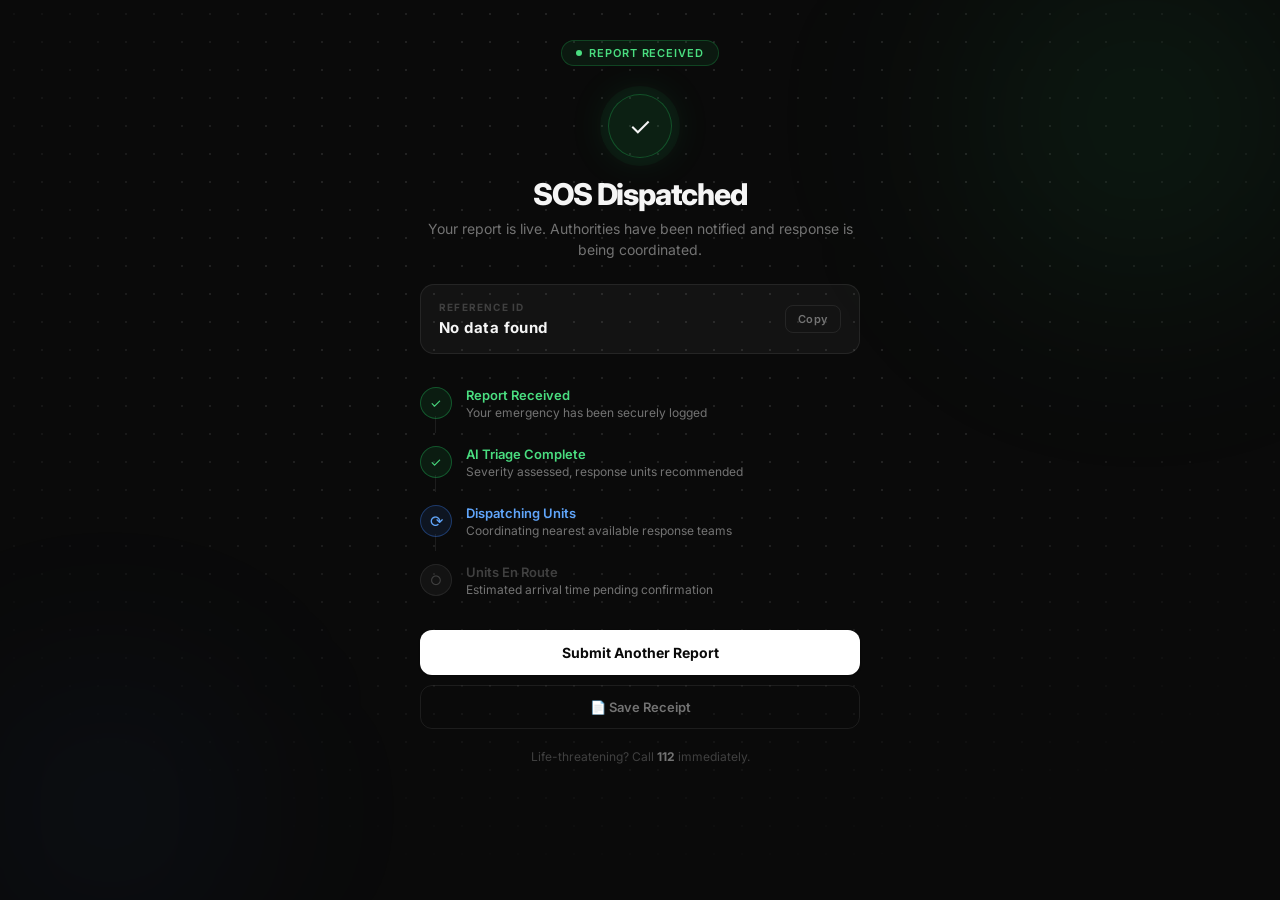
<file: templates/submitted.html>
<!DOCTYPE html>
<html lang="en">
<head>
    <meta charset="UTF-8">
    <meta name="viewport" content="width=device-width, initial-scale=1.0">
    <title>InstantDRS | Report Received</title>
    <link href="https://fonts.googleapis.com/css2?family=Inter:ital,opsz,wght@0,14..32,300;0,14..32,400;0,14..32,500;0,14..32,600;0,14..32,700;0,14..32,800;0,14..32,900&display=swap" rel="stylesheet">
    <style>
        *, *::before, *::after { box-sizing: border-box; margin: 0; padding: 0; }
        :root {
            --bg: #0a0a0a; --surface: rgba(255,255,255,0.04);
            --border: rgba(255,255,255,0.08); --text: #f5f5f5;
            --text-muted: #737373; --text-dim: #404040;
            --green: #22c55e; --red: #ef4444; --blue: #3b82f6;
        }
        body {
            font-family: 'Inter', -apple-system, sans-serif;
            background: var(--bg); color: var(--text);
            min-height: 100vh; display: flex; align-items: flex-start;
            justify-content: center; padding: 40px 20px 80px;
            -webkit-font-smoothing: antialiased;
        }

        /* Dotted background */
        .dotted-bg {
            position: fixed; inset: 0; z-index: 0;
            background-image: radial-gradient(circle, rgba(255,255,255,0.1) 1px, transparent 1px);
            background-size: 28px 28px;
            mask-image: radial-gradient(ellipse 70% 70% at 50% 30%, black 40%, transparent 100%);
            -webkit-mask-image: radial-gradient(ellipse 70% 70% at 50% 30%, black 40%, transparent 100%);
            pointer-events: none;
        }
        .glow-blob { position: fixed; border-radius: 50%; filter: blur(100px); pointer-events: none; z-index: 0; }

        .container { position: relative; z-index: 1; width: 100%; max-width: 440px; }

        /* Status badge */
        .badge {
            display: inline-flex; align-items: center; gap: 7px;
            padding: 5px 14px; border-radius: 99px; font-size: 11px; font-weight: 600;
            letter-spacing: 0.08em; text-transform: uppercase; margin-bottom: 28px;
        }
        .badge.green { background: rgba(34,197,94,0.08); border: 1px solid rgba(34,197,94,0.25); color: #4ade80; }
        .badge .dot { width: 6px; height: 6px; border-radius: 50%; background: currentColor; animation: blink 2s infinite; }
        @keyframes blink { 0%,100%{opacity:1} 50%{opacity:0.3} }

        /* Check icon */
        .check-icon {
            width: 64px; height: 64px; border-radius: 50%;
            background: rgba(34,197,94,0.12); border: 1.5px solid rgba(34,197,94,0.3);
            display: flex; align-items: center; justify-content: center;
            font-size: 26px; margin: 0 auto 18px;
            box-shadow: 0 0 0 8px rgba(34,197,94,0.05), 0 0 40px rgba(34,197,94,0.15);
        }

        h1 { font-size: 30px; font-weight: 800; letter-spacing: -0.04em; margin-bottom: 6px; }
        .subtitle { font-size: 14px; color: var(--text-muted); font-weight: 400; line-height: 1.5; margin-bottom: 24px; }

        /* Receipt box */
        .receipt {
            background: var(--surface); border: 1px solid var(--border);
            border-radius: 14px; padding: 16px 18px;
            display: flex; align-items: center; justify-content: space-between;
            margin-bottom: 20px;
        }
        .receipt-label { font-size: 10px; font-weight: 700; letter-spacing: 0.12em; text-transform: uppercase; color: var(--text-dim); margin-bottom: 5px; }
        #incident-id { font-size: 15px; font-weight: 700; color: var(--text); letter-spacing: 0.03em; }
        .copy-btn {
            padding: 6px 12px; border-radius: 8px; font-size: 11px; font-weight: 600;
            letter-spacing: 0.05em; border: 1px solid var(--border);
            background: transparent; color: var(--text-muted); cursor: pointer;
            font-family: inherit; transition: all 0.15s;
        }
        .copy-btn:hover { border-color: rgba(255,255,255,0.2); color: var(--text); background: var(--surface); }

        /* Timeline */
        .timeline { display: flex; flex-direction: column; gap: 0; margin-bottom: 20px; }
        .step {
            display: flex; gap: 14px; align-items: flex-start;
            padding: 13px 0; position: relative;
        }
        .step:not(:last-child)::after {
            content: ''; position: absolute; left: 15px; top: 42px; bottom: 0;
            width: 1px; background: var(--border);
        }
        .step-node {
            width: 32px; height: 32px; border-radius: 50%;
            display: flex; align-items: center; justify-content: center;
            font-size: 13px; flex-shrink: 0; border: 1px solid;
            position: relative; z-index: 1;
        }
        .step-node.done { background: rgba(34,197,94,0.1); border-color: rgba(34,197,94,0.35); color: #4ade80; }
        .step-node.active { background: rgba(59,130,246,0.1); border-color: rgba(59,130,246,0.35); color: #60a5fa; animation: active-pulse 2s ease-in-out infinite; }
        .step-node.pending { background: var(--surface); border-color: var(--border); color: var(--text-dim); }
        @keyframes active-pulse { 0%,100%{border-color:rgba(59,130,246,0.35)} 50%{border-color:rgba(59,130,246,0.65)} }
        .step-name { font-size: 13px; font-weight: 600; }
        .step-name.done { color: #4ade80; }
        .step-name.active { color: #60a5fa; }
        .step-name.pending { color: var(--text-dim); }
        .step-desc { font-size: 12px; color: var(--text-muted); margin-top: 2px; }

        /* AI card */
        .ai-card {
            background: var(--surface); border: 1px solid var(--border);
            border-radius: 16px; padding: 18px;
            margin-bottom: 20px; position: relative; overflow: hidden;
        }
        .ai-card::before {
            content: '';
            position: absolute; top: 0; left: 0; right: 0; height: 1px;
            background: linear-gradient(90deg, transparent, rgba(59,130,246,0.3), transparent);
        }
        .ai-header { display: flex; justify-content: space-between; align-items: center; margin-bottom: 12px; }
        .ai-tag { font-size: 10px; font-weight: 700; letter-spacing: 0.12em; text-transform: uppercase; color: var(--text-dim); }
        .ai-verified { font-size: 11px; font-weight: 600; color: #4ade80; display: flex; align-items: center; gap: 5px; }
        .ai-verified::before { content: ''; width: 6px; height: 6px; border-radius: 50%; background: #22c55e; display: inline-block; }
        #ai-summary { font-size: 15px; font-weight: 600; line-height: 1.55; color: #e5e5e5; margin-bottom: 14px; }
        .ai-row {
            display: flex; align-items: center; gap: 10px; padding: 10px 12px;
            background: rgba(255,255,255,0.03); border: 1px solid var(--border);
            border-radius: 10px; margin-bottom: 8px;
        }
        .ai-row .row-icon { font-size: 18px; flex-shrink: 0; }
        .ai-row-label { font-size: 10px; font-weight: 600; letter-spacing: 0.1em; text-transform: uppercase; color: var(--text-dim); margin-bottom: 3px; }
        .ai-row-value { font-size: 12px; font-weight: 600; }
        #ai-units { color: #60a5fa; }
        #ai-risks { color: #fb923c; }
        .ai-footer { padding-top: 12px; border-top: 1px solid var(--border); display: flex; justify-content: space-between; font-size: 11px; color: var(--text-dim); font-weight: 600; margin-top: 4px; }

        /* Actions */
        .btn-primary {
            display: block; width: 100%; padding: 14px;
            background: white; color: #0a0a0a;
            font-size: 14px; font-weight: 700; text-align: center;
            text-decoration: none; border-radius: 12px; border: none;
            cursor: pointer; font-family: inherit; transition: all 0.15s;
            box-shadow: 0 1px 2px rgba(0,0,0,0.3);
        }
        .btn-primary:hover { background: #f5f5f5; box-shadow: 0 4px 16px rgba(0,0,0,0.4); transform: translateY(-1px); }
        .btn-secondary {
            display: block; width: 100%; padding: 13px;
            background: transparent; color: var(--text-muted);
            font-size: 13px; font-weight: 600; text-align: center;
            text-decoration: none; border-radius: 12px;
            border: 1px solid var(--border); cursor: pointer;
            font-family: inherit; transition: all 0.15s; margin-top: 10px;
        }
        .btn-secondary:hover { border-color: rgba(255,255,255,0.2); color: var(--text); background: var(--surface); }
        .emergency-note { text-align: center; font-size: 12px; color: var(--text-dim); margin-top: 20px; }
        .emergency-note strong { color: var(--text-muted); }

        @media print {
            .dotted-bg, .glow-blob, .btn-secondary { display: none !important; }
            body { background: white; color: black; }
        }
    </style>
</head>
<body>
    <div class="dotted-bg"></div>
    <div class="glow-blob" style="width:400px;height:400px;top:-80px;right:-60px;background:radial-gradient(circle,rgba(34,197,94,0.12),transparent)"></div>
    <div class="glow-blob" style="width:300px;height:300px;bottom:-60px;left:-40px;background:radial-gradient(circle,rgba(59,130,246,0.08),transparent)"></div>

    <div class="container">
        <div style="text-align:center">
            <div class="badge green"><span class="dot"></span>Report Received</div>
            <div class="check-icon">✓</div>
            <h1>SOS Dispatched</h1>
            <p class="subtitle">Your report is live. Authorities have been notified and response is being coordinated.</p>
        </div>

        <div class="receipt">
            <div>
                <div class="receipt-label">Reference ID</div>
                <div id="incident-id">Loading...</div>
            </div>
            <button class="copy-btn" id="copy-btn">Copy</button>
        </div>

        <!-- Mission Timeline -->
        <div class="timeline">
            <div class="step">
                <div class="step-node done">✓</div>
                <div>
                    <div class="step-name done">Report Received</div>
                    <div class="step-desc">Your emergency has been securely logged</div>
                </div>
            </div>
            <div class="step">
                <div class="step-node done">✓</div>
                <div>
                    <div class="step-name done">AI Triage Complete</div>
                    <div class="step-desc">Severity assessed, response units recommended</div>
                </div>
            </div>
            <div class="step">
                <div class="step-node active" style="font-size:16px">⟳</div>
                <div>
                    <div class="step-name active">Dispatching Units</div>
                    <div class="step-desc">Coordinating nearest available response teams</div>
                </div>
            </div>
            <div class="step">
                <div class="step-node pending">○</div>
                <div>
                    <div class="step-name pending">Units En Route</div>
                    <div class="step-desc">Estimated arrival time pending confirmation</div>
                </div>
            </div>
        </div>

        <!-- AI Analysis -->
        <div class="ai-card" id="ai-results" style="display:none">
            <div class="ai-header">
                <span class="ai-tag">AI Triage Analysis</span>
                <span class="ai-verified">Verified</span>
            </div>
            <div id="ai-summary"></div>
            <div class="ai-row" id="ai-units-container" style="display:none">
                <span class="row-icon">🚒</span>
                <div>
                    <div class="ai-row-label">Recommended Units</div>
                    <div id="ai-units" class="ai-row-value"></div>
                </div>
            </div>
            <div class="ai-row" id="ai-risks-container" style="display:none">
                <span class="row-icon">⚠️</span>
                <div>
                    <div class="ai-row-label">Secondary Hazards</div>
                    <div id="ai-risks" class="ai-row-value"></div>
                </div>
            </div>
            <div class="ai-footer">
                <span id="ai-engine"></span>
                <span style="color:#4ade80">Verified ✓</span>
            </div>
        </div>

        <!-- Actions -->
        <a href="/" class="btn-primary">Submit Another Report</a>
        <button onclick="window.print()" class="btn-secondary">📄 Save Receipt</button>

        <p class="emergency-note">
            Life-threatening? Call <strong>112</strong> immediately.
        </p>
    </div>

    <script>
        try {
            const result = JSON.parse(sessionStorage.getItem('triage_result'));
            const idEl = document.getElementById('incident-id');

            if (result) {
                idEl.textContent = result.id || 'SOS-UNKNOWN';

                document.getElementById('copy-btn').addEventListener('click', () => {
                    navigator.clipboard.writeText(idEl.textContent).then(() => {
                        document.getElementById('copy-btn').textContent = 'Copied!';
                        setTimeout(() => document.getElementById('copy-btn').textContent = 'Copy', 2000);
                    });
                });

                if (result.ai_analysis) {
                    const box = document.getElementById('ai-results');
                    box.style.display = 'block';
                    const ai = result.ai_analysis;
                    document.getElementById('ai-summary').textContent = ai.summary || 'Emergency processed and prioritized.';
                    if (ai.recommended_units) {
                        document.getElementById('ai-units-container').style.display = 'flex';
                        document.getElementById('ai-units').textContent = ai.recommended_units;
                    }
                    if (ai.secondary_risks && !['None', 'None detected', 'none'].includes(ai.secondary_risks)) {
                        document.getElementById('ai-risks-container').style.display = 'flex';
                        document.getElementById('ai-risks').textContent = ai.secondary_risks;
                    }
                    document.getElementById('ai-engine').textContent = result.cpp_engine
                        ? `Priority Engine: ${result.cpp_time_ms}ms` : 'Standard Triage';
                }
            } else {
                idEl.textContent = 'No data found';
            }
        } catch(e) { console.error('Receipt render error:', e); }
    </script>
</body>
</html>
</file>
